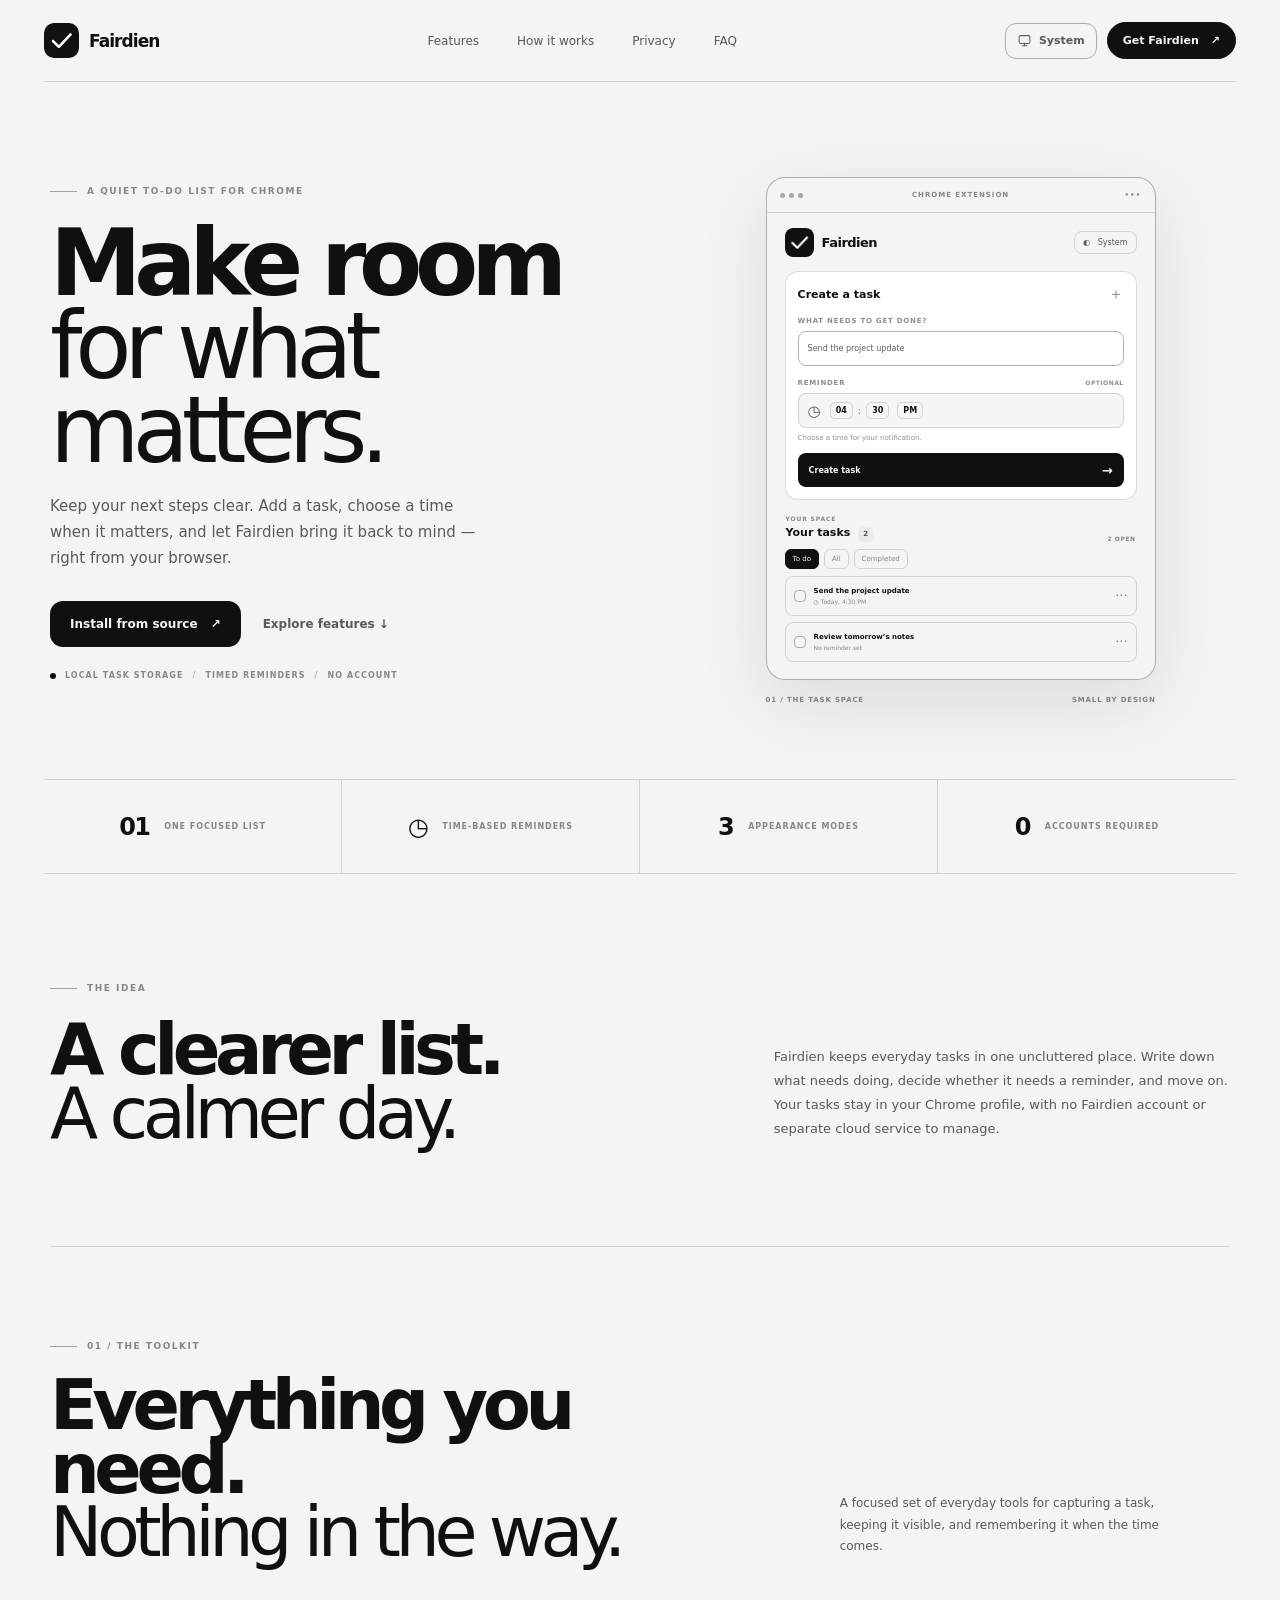
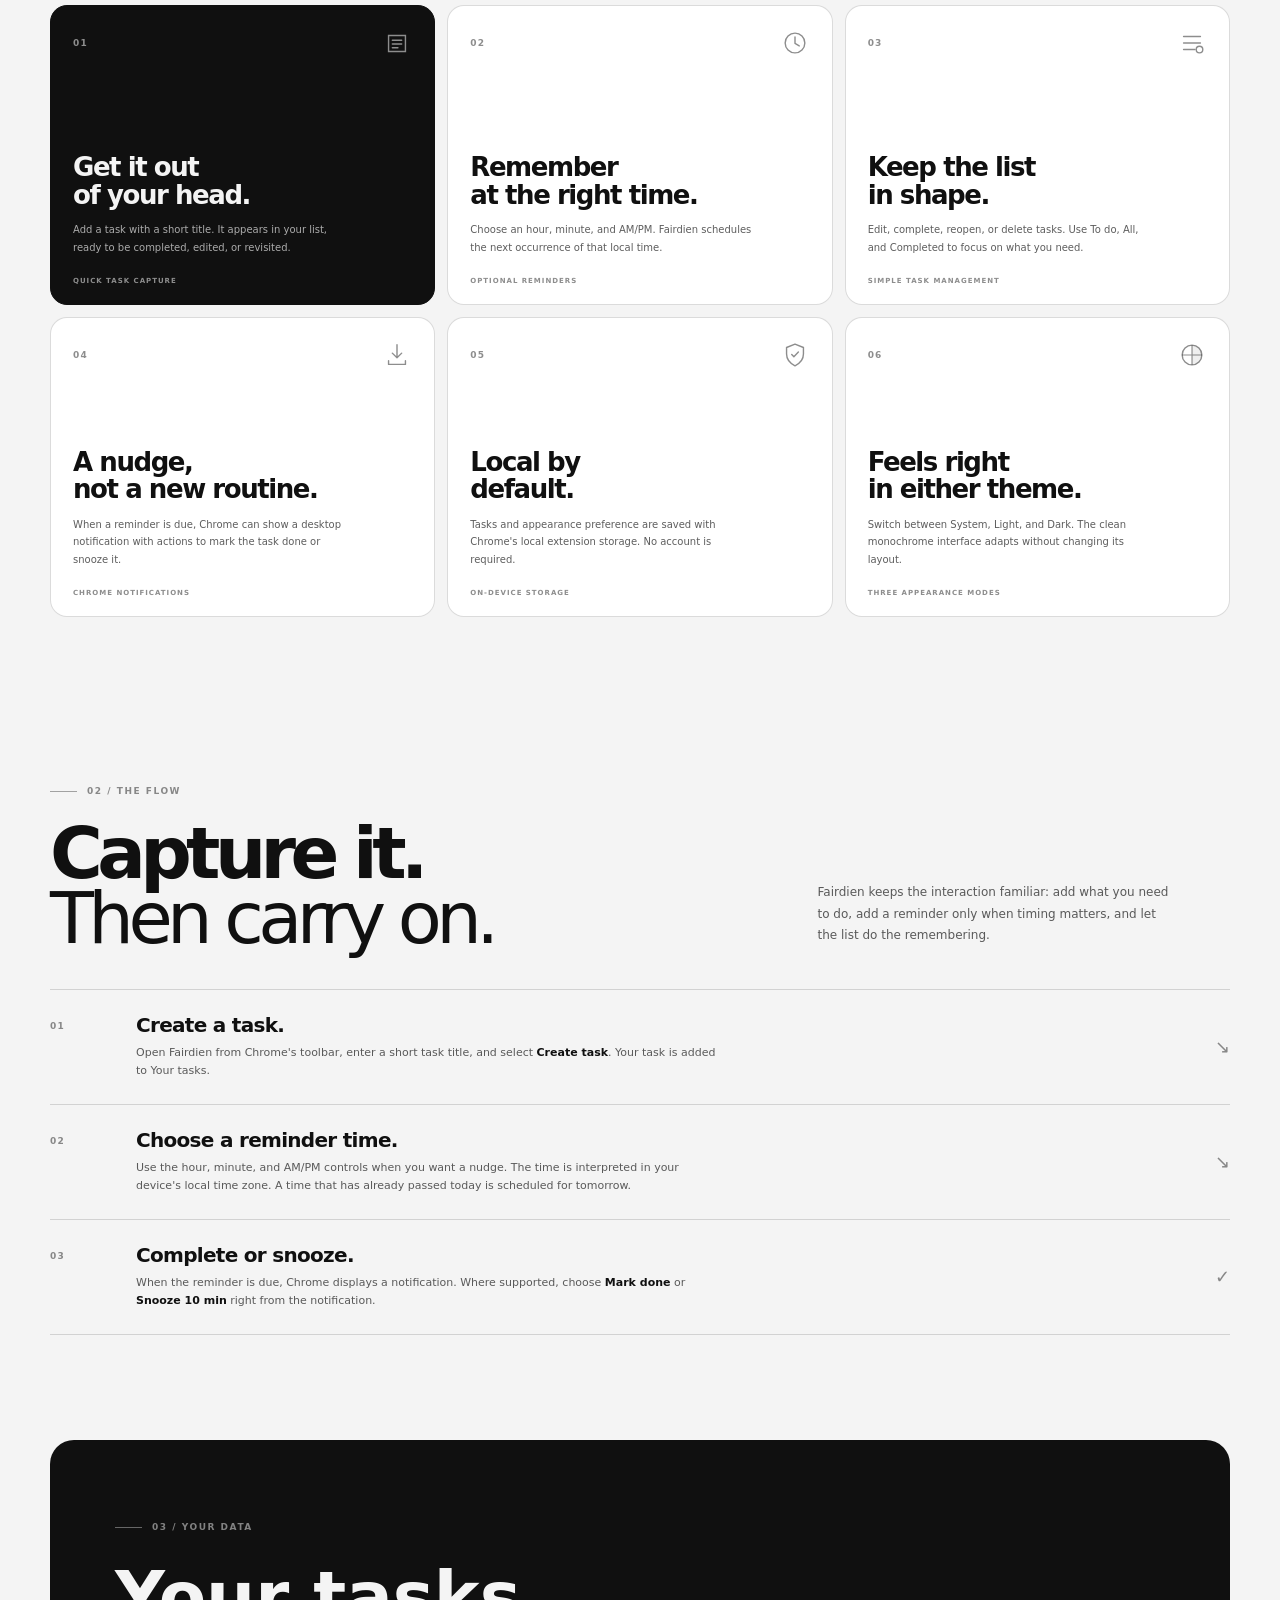
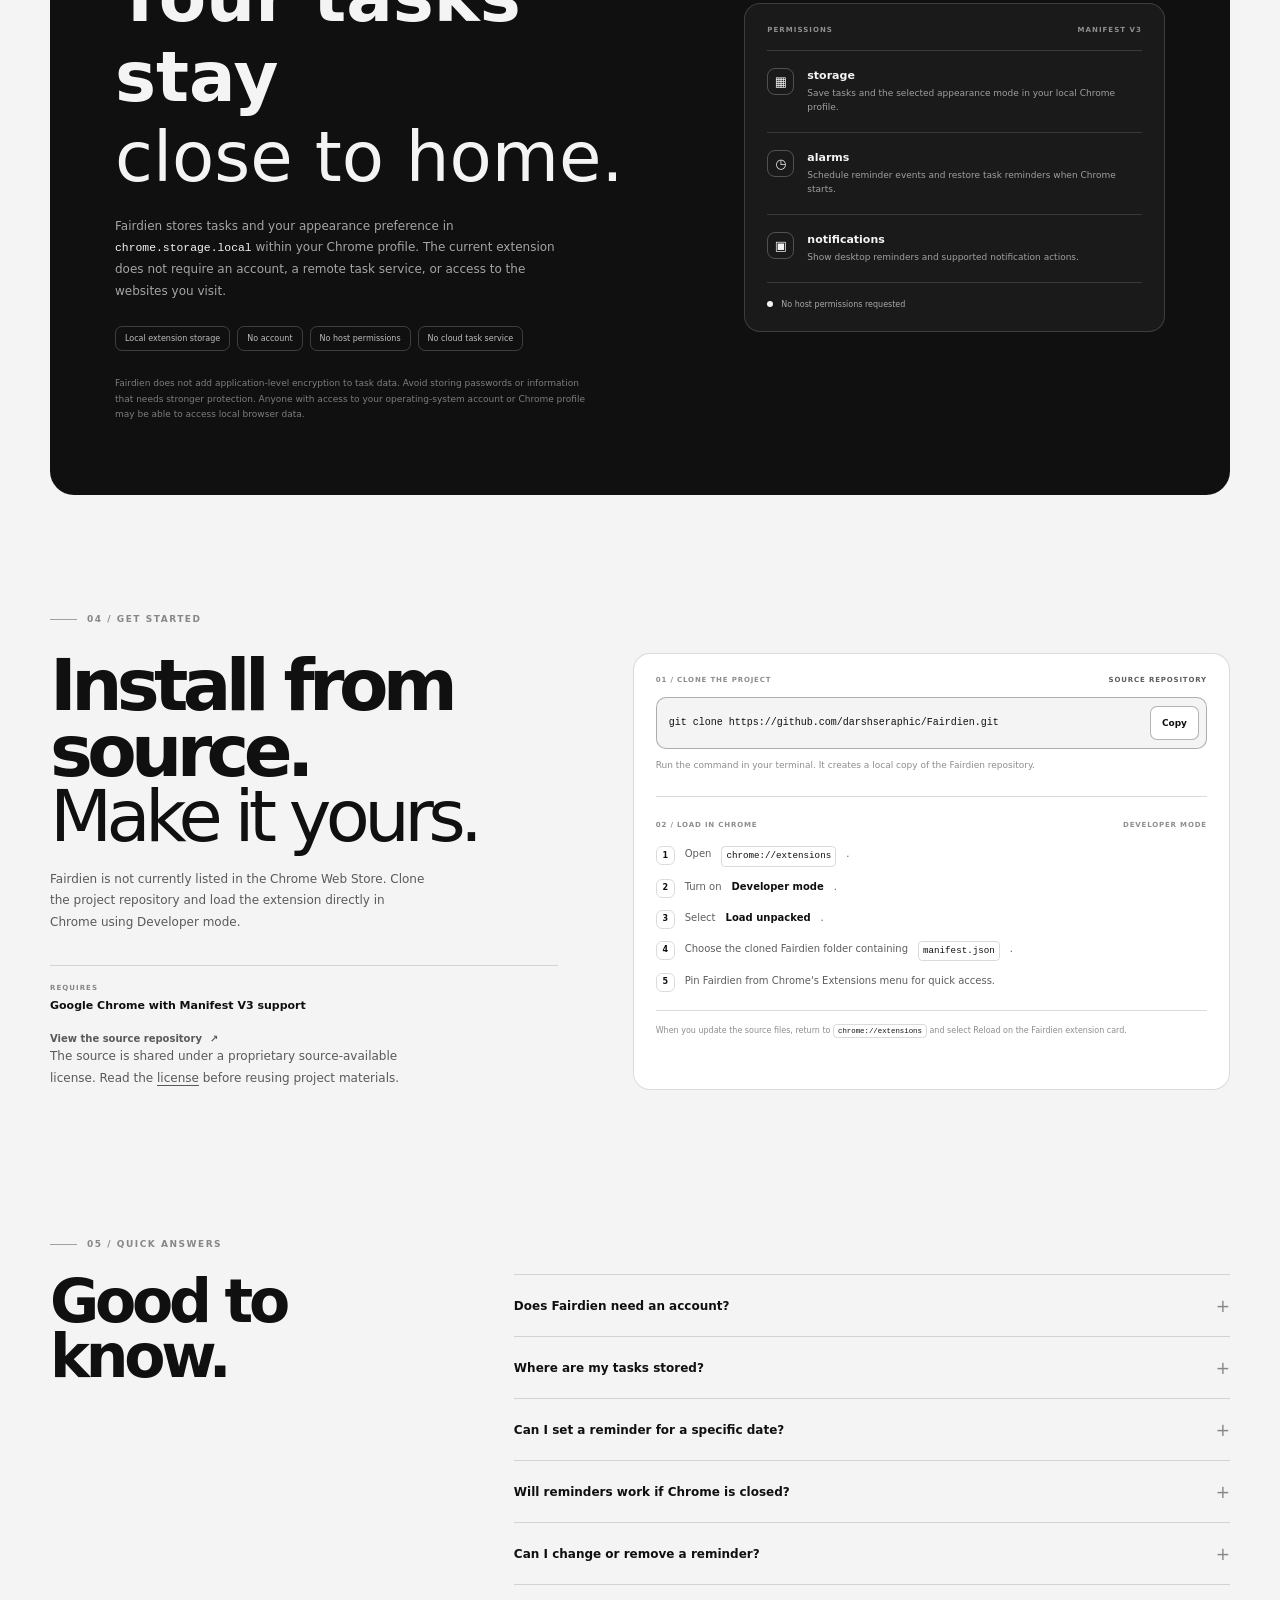
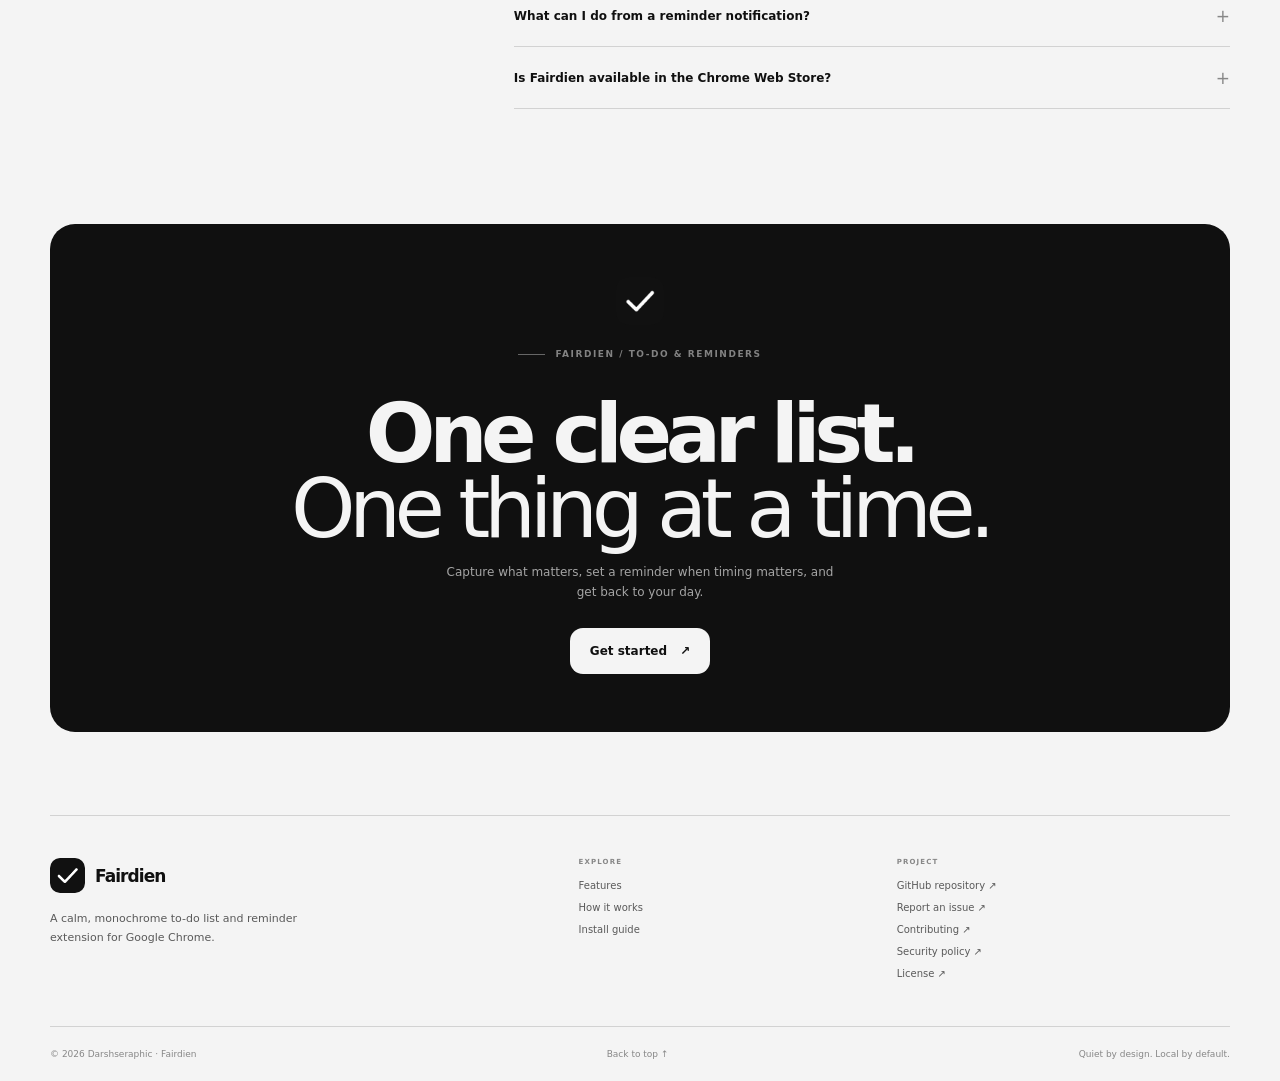
<file: docs/index.html>
<!doctype html>
<html lang="en" data-theme="system">
<head>
  <meta charset="utf-8">
  <meta name="viewport" content="width=device-width, initial-scale=1">
  <meta name="color-scheme" content="light dark">
  <meta name="theme-color" content="#F4F4F4">
  <meta name="description" content="Fairdien is a calm, monochrome to-do and reminder extension for Chrome. Capture tasks, choose a reminder time, and keep your next steps clear.">
  <meta property="og:type" content="website">
  <meta property="og:title" content="Fairdien — Make room for what matters">
  <meta property="og:description" content="A focused to-do list with local-time reminders for Google Chrome.">
  <meta property="og:image" content="assets/logo.png">
  <title>Fairdien — A little more focus</title>
  <link rel="icon" type="image/png" href="assets/logo.png">
  <link rel="preload" href="assets/logo.png" as="image">
  <link rel="stylesheet" href="styles.css">
  <script src="script.js" defer></script>
</head>
<body>
  <header class="site-header" id="top">
    <a class="brand" href="#top" aria-label="Fairdien home">
      <img class="brand-mark" src="assets/logo.png" width="36" height="36" alt="">
      <span>Fairdien</span>
    </a>

    <nav class="top-nav" aria-label="Main navigation">
      <a href="#features">Features</a>
      <a href="#how-it-works">How it works</a>
      <a href="#privacy">Privacy</a>
      <a href="#faq">FAQ</a>
    </nav>

    <div class="top-actions">
      <button class="theme-button" id="themeToggle" type="button" aria-label="Color theme: System. Click to change." title="Theme: System. Click to change.">
        <svg viewBox="0 0 20 20" fill="none" aria-hidden="true">
          <rect x="2.8" y="3.5" width="14.4" height="10.5" rx="2" stroke="currentColor" stroke-width="1.35"/>
          <path d="M7 17h6m-3-3v3" stroke="currentColor" stroke-width="1.35" stroke-linecap="round"/>
        </svg>
        <span id="themeLabel">System</span>
      </button>
      <a class="header-cta" href="#install">Get Fairdien <span aria-hidden="true">↗</span></a>
    </div>
  </header>

  <main>
    <section class="hero page-width" aria-labelledby="heroTitle">
      <div class="hero-copy reveal">
        <div class="eyebrow"><span class="eyebrow-rule"></span> A QUIET TO-DO LIST FOR CHROME</div>
        <h1 id="heroTitle">Make room<br><em>for what matters.</em></h1>
        <p class="hero-lede">Keep your next steps clear. Add a task, choose a time when it matters, and let Fairdien bring it back to mind — right from your browser.</p>
        <div class="hero-actions">
          <a class="button button-primary" href="#install">Install from source <span aria-hidden="true">↗</span></a>
          <a class="text-link" href="#features">Explore features <span aria-hidden="true">↓</span></a>
        </div>
        <div class="hero-meta"><span class="meta-dot"></span> LOCAL TASK STORAGE <span class="meta-separator">/</span> TIMED REMINDERS <span class="meta-separator">/</span> NO ACCOUNT</div>
      </div>

      <div class="hero-visual reveal delay-1" aria-label="Visual preview of the Fairdien Chrome extension">
        <div class="extension-window">
          <div class="window-bar">
            <div class="window-dots" aria-hidden="true"><i></i><i></i><i></i></div>
            <span>CHROME EXTENSION</span>
            <span class="window-menu" aria-hidden="true">•••</span>
          </div>
          <div class="extension-content">
            <div class="preview-brand">
              <div class="preview-brand-lockup">
                <img src="assets/logo.png" width="30" height="30" alt="">
                <strong>Fairdien</strong>
              </div>
              <span class="preview-theme" aria-label="Appearance control">◐ &nbsp; System</span>
            </div>

            <div class="preview-composer">
              <div class="preview-section-head"><strong>Create a task</strong><span aria-hidden="true">＋</span></div>
              <label class="preview-label">WHAT NEEDS TO GET DONE?</label>
              <div class="preview-input">Send the project update</div>
              <div class="preview-label reminder-label">REMINDER <span>OPTIONAL</span></div>
              <div class="preview-time-row">
                <span class="preview-clock" aria-hidden="true">◷</span>
                <div class="preview-time"><b>04</b><i>:</i><b>30</b><b class="preview-period">PM</b></div>
              </div>
              <div class="preview-hint">Choose a time for your notification.</div>
              <div class="preview-create">Create task <span aria-hidden="true">→</span></div>
            </div>

            <div class="preview-list-head"><div><small>YOUR SPACE</small><strong>Your tasks <span>2</span></strong></div><small>2 OPEN</small></div>
            <div class="preview-filters"><span class="active">To do</span><span>All</span><span>Completed</span></div>
            <div class="preview-task-row">
              <span class="preview-checkbox"></span>
              <span class="preview-task-copy"><strong>Send the project update</strong><small>◷ Today, 4:30 PM</small></span>
              <span class="preview-more">···</span>
            </div>
            <div class="preview-task-row">
              <span class="preview-checkbox"></span>
              <span class="preview-task-copy"><strong>Review tomorrow’s notes</strong><small>No reminder set</small></span>
              <span class="preview-more">···</span>
            </div>
          </div>
        </div>
        <div class="visual-caption"><span>01 / THE TASK SPACE</span><span>SMALL BY DESIGN</span></div>
      </div>
    </section>

    <section class="facts-strip" aria-label="Fairdien at a glance">
      <div><strong>01</strong><span>ONE FOCUSED LIST</span></div>
      <div><strong>◷</strong><span>TIME-BASED REMINDERS</span></div>
      <div><strong>3</strong><span>APPEARANCE MODES</span></div>
      <div><strong>0</strong><span>ACCOUNTS REQUIRED</span></div>
    </section>

    <section class="section page-width intro-section">
      <div class="eyebrow"><span class="eyebrow-rule"></span> THE IDEA</div>
      <div class="intro-layout">
        <h2>A clearer list.<br><em>A calmer day.</em></h2>
        <p>Fairdien keeps everyday tasks in one uncluttered place. Write down what needs doing, decide whether it needs a reminder, and move on. Your tasks stay in your Chrome profile, with no Fairdien account or separate cloud service to manage.</p>
      </div>
    </section>

    <section class="section page-width features-section" id="features">
      <div class="section-heading-row">
        <div>
          <div class="eyebrow"><span class="eyebrow-rule"></span> 01 / THE TOOLKIT</div>
          <h2>Everything you need.<br><em>Nothing in the way.</em></h2>
        </div>
        <p class="section-side-copy">A focused set of everyday tools for capturing a task, keeping it visible, and remembering it when the time comes.</p>
      </div>

      <div class="feature-grid">
        <article class="feature-card feature-card-dark reveal">
          <div class="feature-top"><span>01</span><svg viewBox="0 0 32 32" fill="none" aria-hidden="true"><path d="M7 8h18v17H7z" stroke="currentColor" stroke-width="1.5"/><path d="M11 13h10M11 17h10M11 21h6" stroke="currentColor" stroke-width="1.5" stroke-linecap="round"/></svg></div>
          <h3>Get it out<br>of your head.</h3>
          <p>Add a task with a short title. It appears in your list, ready to be completed, edited, or revisited.</p>
          <span class="feature-tag">QUICK TASK CAPTURE</span>
        </article>
        <article class="feature-card reveal delay-1">
          <div class="feature-top"><span>02</span><svg viewBox="0 0 32 32" fill="none" aria-hidden="true"><circle cx="16" cy="16" r="10.5" stroke="currentColor" stroke-width="1.5"/><path d="M16 9.5v7l4.5 2.6" stroke="currentColor" stroke-width="1.5" stroke-linecap="round" stroke-linejoin="round"/></svg></div>
          <h3>Remember<br>at the right time.</h3>
          <p>Choose an hour, minute, and AM/PM. Fairdien schedules the next occurrence of that local time.</p>
          <span class="feature-tag">OPTIONAL REMINDERS</span>
        </article>
        <article class="feature-card reveal">
          <div class="feature-top"><span>03</span><svg viewBox="0 0 32 32" fill="none" aria-hidden="true"><path d="M7 9h18M7 16h18M7 23h12" stroke="currentColor" stroke-width="1.5" stroke-linecap="round"/><circle cx="24" cy="23" r="3.5" stroke="currentColor" stroke-width="1.5"/></svg></div>
          <h3>Keep the list<br>in shape.</h3>
          <p>Edit, complete, reopen, or delete tasks. Use To do, All, and Completed to focus on what you need.</p>
          <span class="feature-tag">SIMPLE TASK MANAGEMENT</span>
        </article>
        <article class="feature-card reveal delay-1">
          <div class="feature-top"><span>04</span><svg viewBox="0 0 32 32" fill="none" aria-hidden="true"><path d="M16 5v14m0 0 5-5m-5 5-5-5M7 22v4h18v-4" stroke="currentColor" stroke-width="1.5" stroke-linecap="round" stroke-linejoin="round"/></svg></div>
          <h3>A nudge,<br>not a new routine.</h3>
          <p>When a reminder is due, Chrome can show a desktop notification with actions to mark the task done or snooze it.</p>
          <span class="feature-tag">CHROME NOTIFICATIONS</span>
        </article>
        <article class="feature-card reveal">
          <div class="feature-top"><span>05</span><svg viewBox="0 0 32 32" fill="none" aria-hidden="true"><path d="M16 4.5 25 8v7c0 6-3.8 10-9 12.5C10.8 25 7 21 7 15V8l9-3.5Z" stroke="currentColor" stroke-width="1.5" stroke-linejoin="round"/><path d="m12.5 15.5 2.3 2.3 4.8-5" stroke="currentColor" stroke-width="1.5" stroke-linecap="round" stroke-linejoin="round"/></svg></div>
          <h3>Local by<br>default.</h3>
          <p>Tasks and appearance preference are saved with Chrome's local extension storage. No account is required.</p>
          <span class="feature-tag">ON-DEVICE STORAGE</span>
        </article>
        <article class="feature-card reveal delay-1">
          <div class="feature-top"><span>06</span><svg viewBox="0 0 32 32" fill="none" aria-hidden="true"><circle cx="16" cy="16" r="10.5" stroke="currentColor" stroke-width="1.5"/><path d="M16 5.5v21M5.5 16h21" stroke="currentColor" stroke-width="1.2"/><path d="M16 5.5a10.5 10.5 0 0 1 0 21V5.5Z" fill="currentColor" opacity=".14"/></svg></div>
          <h3>Feels right<br>in either theme.</h3>
          <p>Switch between System, Light, and Dark. The clean monochrome interface adapts without changing its layout.</p>
          <span class="feature-tag">THREE APPEARANCE MODES</span>
        </article>
      </div>
    </section>

    <section class="section page-width workflow-section" id="how-it-works">
      <div class="eyebrow"><span class="eyebrow-rule"></span> 02 / THE FLOW</div>
      <div class="workflow-heading">
        <h2>Capture it.<br><em>Then carry on.</em></h2>
        <p>Fairdien keeps the interaction familiar: add what you need to do, add a reminder only when timing matters, and let the list do the remembering.</p>
      </div>
      <div class="workflow-list">
        <article class="workflow-step">
          <span class="step-number">01</span>
          <div><h3>Create a task.</h3><p>Open Fairdien from Chrome's toolbar, enter a short task title, and select <strong>Create task</strong>. Your task is added to Your tasks.</p></div>
          <span class="step-mark" aria-hidden="true">↘</span>
        </article>
        <article class="workflow-step">
          <span class="step-number">02</span>
          <div><h3>Choose a reminder time.</h3><p>Use the hour, minute, and AM/PM controls when you want a nudge. The time is interpreted in your device's local time zone. A time that has already passed today is scheduled for tomorrow.</p></div>
          <span class="step-mark" aria-hidden="true">↘</span>
        </article>
        <article class="workflow-step">
          <span class="step-number">03</span>
          <div><h3>Complete or snooze.</h3><p>When the reminder is due, Chrome displays a notification. Where supported, choose <strong>Mark done</strong> or <strong>Snooze 10 min</strong> right from the notification.</p></div>
          <span class="step-mark" aria-hidden="true">✓</span>
        </article>
      </div>
    </section>

    <section class="page-width privacy-section" id="privacy">
      <div class="privacy-layout">
        <div class="privacy-copy">
          <div class="eyebrow light-eyebrow"><span class="eyebrow-rule"></span> 03 / YOUR DATA</div>
          <h2>Your tasks stay<br><em>close to home.</em></h2>
          <p>Fairdien stores tasks and your appearance preference in <code>chrome.storage.local</code> within your Chrome profile. The current extension does not require an account, a remote task service, or access to the websites you visit.</p>
          <div class="privacy-tags"><span>Local extension storage</span><span>No account</span><span>No host permissions</span><span>No cloud task service</span></div>
          <p class="privacy-caveat">Fairdien does not add application-level encryption to task data. Avoid storing passwords or information that needs stronger protection. Anyone with access to your operating-system account or Chrome profile may be able to access local browser data.</p>
        </div>
        <div class="privacy-card reveal">
          <div class="privacy-card-head"><span>PERMISSIONS</span><span>MANIFEST V3</span></div>
          <div class="permission-row"><span class="permission-symbol">▦</span><div><strong>storage</strong><p>Save tasks and the selected appearance mode in your local Chrome profile.</p></div></div>
          <div class="permission-row"><span class="permission-symbol">◷</span><div><strong>alarms</strong><p>Schedule reminder events and restore task reminders when Chrome starts.</p></div></div>
          <div class="permission-row"><span class="permission-symbol">▣</span><div><strong>notifications</strong><p>Show desktop reminders and supported notification actions.</p></div></div>
          <div class="privacy-card-foot"><span class="privacy-dot"></span> No host permissions requested</div>
        </div>
      </div>
    </section>

    <section class="section page-width install-section" id="install">
      <div class="eyebrow"><span class="eyebrow-rule"></span> 04 / GET STARTED</div>
      <div class="install-layout">
        <div class="install-copy">
          <h2>Install from source.<br><em>Make it yours.</em></h2>
          <p>Fairdien is not currently listed in the Chrome Web Store. Clone the project repository and load the extension directly in Chrome using Developer mode.</p>
          <div class="install-requirement"><span>REQUIRES</span><strong>Google Chrome with Manifest V3 support</strong></div>
          <a class="repo-link" href="https://github.com/darshseraphic/Fairdien" target="_blank" rel="noopener noreferrer">View the source repository <span aria-hidden="true">↗</span></a>
          <p class="license-note">The source is shared under a proprietary source-available license. Read the <a href="https://github.com/darshseraphic/Fairdien/blob/main/license.txt" target="_blank" rel="noopener noreferrer">license</a> before reusing project materials.</p>
        </div>
        <div class="install-panel">
          <div class="install-panel-head"><span>01 / CLONE THE PROJECT</span><span class="source-status">SOURCE REPOSITORY</span></div>
          <div class="code-row">
            <code id="cloneCommand">git clone https://github.com/darshseraphic/Fairdien.git</code>
            <button class="copy-button" id="copyCloneCommand" type="button" aria-label="Copy git clone command">Copy</button>
          </div>
          <p class="clone-note">Run the command in your terminal. It creates a local copy of the Fairdien repository.</p>
          <div class="install-divider"></div>
          <div class="install-panel-head"><span>02 / LOAD IN CHROME</span><span>DEVELOPER MODE</span></div>
          <ol class="install-steps">
            <li><span>1</span> Open <code>chrome://extensions</code>.</li>
            <li><span>2</span> Turn on <strong>Developer mode</strong>.</li>
            <li><span>3</span> Select <strong>Load unpacked</strong>.</li>
            <li><span>4</span> Choose the cloned Fairdien folder containing <code>manifest.json</code>.</li>
            <li><span>5</span> Pin Fairdien from Chrome's Extensions menu for quick access.</li>
          </ol>
          <p class="install-footnote">When you update the source files, return to <code>chrome://extensions</code> and select Reload on the Fairdien extension card.</p>
        </div>
      </div>
    </section>

    <section class="section page-width faq-section" id="faq">
      <div class="eyebrow"><span class="eyebrow-rule"></span> 05 / QUICK ANSWERS</div>
      <div class="faq-layout">
        <h2>Good to know.</h2>
        <div class="faq-list">
          <details>
            <summary>Does Fairdien need an account?</summary>
            <p>No. Tasks and appearance preference are stored locally in your Chrome profile. Fairdien does not require a separate account.</p>
          </details>
          <details>
            <summary>Where are my tasks stored?</summary>
            <p>Tasks are stored with <code>chrome.storage.local</code> in the Chrome profile where you installed and used the extension. Fairdien does not provide its own cloud task sync.</p>
          </details>
          <details>
            <summary>Can I set a reminder for a specific date?</summary>
            <p>The task form uses a time-only reminder picker. Fairdien schedules the next occurrence of the selected local time: later today if it is still ahead, or tomorrow if that time has already passed.</p>
          </details>
          <details>
            <summary>Will reminders work if Chrome is closed?</summary>
            <p>Reminder delivery depends on Chrome running and your operating system allowing Chrome notifications. Browser alarms and desktop notifications are not guaranteed alarms, so do not rely on them for safety-critical or time-critical activity.</p>
          </details>
          <details>
            <summary>Can I change or remove a reminder?</summary>
            <p>Yes. Edit the task to choose a different time, or use Clear time to remove its reminder. You can also complete, reopen, or delete tasks.</p>
          </details>
          <details>
            <summary>What can I do from a reminder notification?</summary>
            <p>Where supported by your operating system's notification interface, you can choose Mark done or Snooze 10 min. Selecting a notification opens Fairdien.</p>
          </details>
          <details>
            <summary>Is Fairdien available in the Chrome Web Store?</summary>
            <p>Not at this time. The current installation method is to clone the source repository and load the extension unpacked through Chrome's Developer mode.</p>
          </details>
        </div>
      </div>
    </section>

    <section class="page-width final-cta-section">
      <div class="final-cta">
        <img src="assets/logo.png" width="48" height="48" alt="" class="final-logo">
        <div class="eyebrow light-eyebrow"><span class="eyebrow-rule"></span> FAIRDIEN / TO-DO &amp; REMINDERS</div>
        <h2>One clear list.<br><em>One thing at a time.</em></h2>
        <p>Capture what matters, set a reminder when timing matters, and get back to your day.</p>
        <a class="button button-light" href="#install">Get started <span aria-hidden="true">↗</span></a>
      </div>
    </section>
  </main>

  <footer class="site-footer page-width">
    <div class="footer-main">
      <div class="footer-brand-block">
        <a class="brand" href="#top"><img class="brand-mark" src="assets/logo.png" width="36" height="36" alt=""><span>Fairdien</span></a>
        <p>A calm, monochrome to-do list and reminder extension for Google Chrome.</p>
      </div>
      <div class="footer-links">
        <span>EXPLORE</span>
        <a href="#features">Features</a>
        <a href="#how-it-works">How it works</a>
        <a href="#install">Install guide</a>
      </div>
      <div class="footer-links">
        <span>PROJECT</span>
        <a href="https://github.com/darshseraphic/Fairdien" target="_blank" rel="noopener noreferrer">GitHub repository ↗</a>
        <a href="https://github.com/darshseraphic/Fairdien/issues" target="_blank" rel="noopener noreferrer">Report an issue ↗</a>
        <a href="https://github.com/darshseraphic/Fairdien/blob/main/contributing.md" target="_blank" rel="noopener noreferrer">Contributing ↗</a>
        <a href="https://github.com/darshseraphic/Fairdien/blob/main/security.md" target="_blank" rel="noopener noreferrer">Security policy ↗</a>
        <a href="https://github.com/darshseraphic/Fairdien/blob/main/license.txt" target="_blank" rel="noopener noreferrer">License ↗</a>
      </div>
    </div>
    <div class="footer-bottom">
      <span>© <span id="year"></span> Darshseraphic · Fairdien</span>
      <a href="#top">Back to top ↑</a>
      <span>Quiet by design. Local by default.</span>
    </div>
  </footer>

  <div class="toast" id="toast" role="status" aria-live="polite" hidden></div>
</body>
</html>
</file>
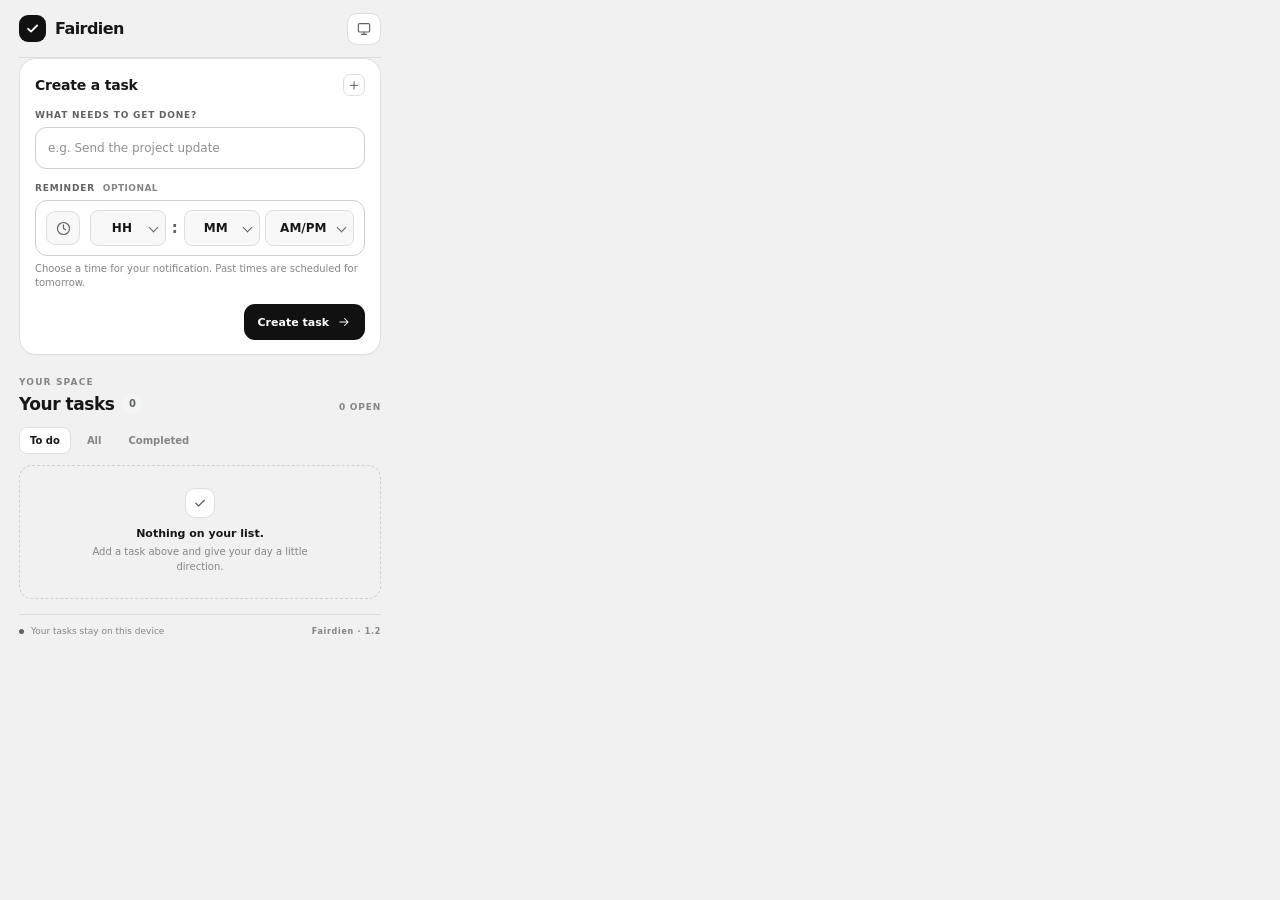
<file: popup.html>
<!doctype html>
<html lang="en">
<head>
  <meta charset="utf-8">
  <meta name="viewport" content="width=device-width, initial-scale=1">
  <meta name="color-scheme" content="light dark">
  <title>Fairdien</title>
  <link rel="stylesheet" href="popup.css">
</head>
<body>
  <div class="app-shell">
    <header class="topbar">
      <a class="brand" href="#main" aria-label="Fairdien home">
        <span class="brand-mark" aria-hidden="true">
          <svg viewBox="0 0 24 24" fill="none">
            <path d="m6.5 12.4 3.55 3.55L17.8 8.2" stroke="currentColor" stroke-width="2.3" stroke-linecap="round" stroke-linejoin="round"/>
          </svg>
        </span>
        <span class="brand-name">Fairdien</span>
      </a>
      <button id="theme-toggle" class="theme-toggle" type="button" aria-label="Appearance: System. Click to change." title="Appearance: System. Click to change.">
        <svg viewBox="0 0 24 24" aria-hidden="true" fill="none">
          <rect x="3.5" y="4" width="17" height="12.5" rx="2" stroke="currentColor" stroke-width="1.7"/>
          <path d="M8 20h8m-4-3.5V20" stroke="currentColor" stroke-width="1.7" stroke-linecap="round"/>
        </svg>
      </button>
    </header>

    <main id="main" class="main-content">
      <section class="composer-card" aria-labelledby="create-heading">
        <div class="section-heading-row">
          <h2 id="create-heading">Create a task</h2>
          <span class="step-mark" aria-hidden="true">＋</span>
        </div>
        <form id="task-form" novalidate>
          <label class="field-label" for="task-title">WHAT NEEDS TO GET DONE?</label>
          <input id="task-title" name="title" class="text-field" type="text" maxlength="180" placeholder="e.g. Send the project update" autocomplete="off" required>
          <div class="reminder-field">
            <div class="reminder-label-row">
              <div class="field-label">REMINDER <span class="optional-label">OPTIONAL</span></div>
              <button id="clear-reminder" class="clear-time-button" type="button" hidden>Clear time</button>
            </div>
            <div class="time-picker" role="group" aria-label="Choose reminder time">
              <span class="time-picker-icon" aria-hidden="true">
                <svg viewBox="0 0 24 24" fill="none">
                  <circle cx="12" cy="12" r="8.5" stroke="currentColor" stroke-width="1.7"/>
                  <path d="M12 7v5l3 1.8" stroke="currentColor" stroke-width="1.7" stroke-linecap="round" stroke-linejoin="round"/>
                </svg>
              </span>
              <div class="time-selects">
                <label class="sr-only" for="reminder-hour">Hour</label>
                <span class="time-select-wrap">
                  <select id="reminder-hour" class="time-select" aria-label="Hour">
                    <option value="">HH</option>
                  </select>
                </span>
                <span class="time-colon" aria-hidden="true">:</span>
                <label class="sr-only" for="reminder-minute">Minute</label>
                <span class="time-select-wrap">
                  <select id="reminder-minute" class="time-select" aria-label="Minute">
                    <option value="">MM</option>
                  </select>
                </span>
                <label class="sr-only" for="reminder-period">AM or PM</label>
                <span class="time-select-wrap period-wrap">
                  <select id="reminder-period" class="time-select" aria-label="AM or PM">
                    <option value="">AM/PM</option>
                    <option value="AM">AM</option>
                    <option value="PM">PM</option>
                  </select>
                </span>
              </div>
            </div>
            <input id="reminder-time" name="reminderTime" type="hidden" value="">
            <p class="field-hint">Choose a time for your notification. Past times are scheduled for tomorrow.</p>
          </div>
          <div class="form-actions">
            <button id="cancel-edit" class="button button-secondary cancel-button" type="button" hidden>Cancel</button>
            <button id="submit-task" class="button button-primary" type="submit">
              <span id="submit-label">Create task</span>
              <svg viewBox="0 0 24 24" aria-hidden="true" fill="none">
                <path d="M5 12h14m-6-6 6 6-6 6" stroke="currentColor" stroke-width="1.8" stroke-linecap="round" stroke-linejoin="round"/>
              </svg>
            </button>
          </div>
          <p id="form-error" class="form-error" role="alert" hidden></p>
        </form>
      </section>

      <section class="tasks-section" aria-labelledby="tasks-heading">
        <div class="tasks-heading-row">
          <div>
            <p class="eyebrow section-eyebrow">YOUR SPACE</p>
            <div class="tasks-title-line">
              <h2 id="tasks-heading">Your tasks</h2>
              <span id="open-count" class="count-pill">0</span>
            </div>
          </div>
          <span id="list-summary" class="list-summary">0 OPEN</span>
        </div>

        <div class="filter-row" role="group" aria-label="Filter tasks">
          <button class="filter-button is-active" type="button" data-filter="active" aria-pressed="true">To do</button>
          <button class="filter-button" type="button" data-filter="all" aria-pressed="false">All</button>
          <button class="filter-button" type="button" data-filter="completed" aria-pressed="false">Completed</button>
        </div>

        <div id="task-list" class="task-list" aria-live="polite" aria-relevant="additions removals text"></div>
        <div id="empty-state" class="empty-state">
          <span class="empty-mark" aria-hidden="true">
            <svg viewBox="0 0 24 24" fill="none"><path d="m6.5 12.4 3.55 3.55L17.8 8.2" stroke="currentColor" stroke-width="1.8" stroke-linecap="round" stroke-linejoin="round"/></svg>
          </span>
          <p class="empty-title">Nothing on your list.</p>
          <p class="empty-copy">Add a task above and give your day a little direction.</p>
        </div>
      </section>
    </main>

    <footer class="footer">
      <span class="footer-dot" aria-hidden="true"></span>
      <span>Your tasks stay on this device</span>
      <span class="footer-version">Fairdien · 1.2</span>
    </footer>
    <div id="live-status" class="sr-only" role="status" aria-live="polite"></div>
  </div>
  <script src="popup.js"></script>
</body>
</html>
</file>
<file: docs/styles.css>
:root {
  color-scheme: light;
  --page: #F4F4F4;
  --surface: #FFFFFF;
  --surface-soft: rgba(36, 36, 36, .045);
  --surface-strong: #242424;
  --ink: #101010;
  --secondary: rgba(16, 16, 16, .68);
  --muted: rgba(16, 16, 16, .48);
  --line: rgba(36, 36, 36, .16);
  --line-strong: rgba(36, 36, 36, .34);
  --button-bg: #101010;
  --button-text: #F4F4F4;
  --dark-panel: #101010;
  --dark-panel-soft: #242424;
  --dark-text: #F4F4F4;
  --dark-muted: rgba(244, 244, 244, .65);
  --shadow: 0 22px 70px rgba(16, 16, 16, .10);
  font-family: system-ui, -apple-system, BlinkMacSystemFont, "SF Pro Text", "Segoe UI", Roboto, Arial, sans-serif;
  font-synthesis: none;
  text-rendering: optimizeLegibility;
  -webkit-font-smoothing: antialiased;
  -moz-osx-font-smoothing: grayscale;
}

:root[data-theme="dark"] {
  color-scheme: dark;
  --page: #101010;
  --surface: #1D1D1D;
  --surface-soft: rgba(244, 244, 244, .055);
  --surface-strong: #242424;
  --ink: #F4F4F4;
  --secondary: rgba(244, 244, 244, .70);
  --muted: rgba(244, 244, 244, .48);
  --line: rgba(244, 244, 244, .17);
  --line-strong: rgba(244, 244, 244, .34);
  --button-bg: #F4F4F4;
  --button-text: #101010;
  --dark-panel: #242424;
  --dark-panel-soft: #101010;
  --dark-text: #F4F4F4;
  --dark-muted: rgba(244, 244, 244, .65);
  --shadow: 0 22px 70px rgba(0, 0, 0, .28);
}

@media (prefers-color-scheme: dark) {
  :root[data-theme="system"] {
    color-scheme: dark;
    --page: #101010;
    --surface: #1D1D1D;
    --surface-soft: rgba(244, 244, 244, .055);
    --surface-strong: #242424;
    --ink: #F4F4F4;
    --secondary: rgba(244, 244, 244, .70);
    --muted: rgba(244, 244, 244, .48);
    --line: rgba(244, 244, 244, .17);
    --line-strong: rgba(244, 244, 244, .34);
    --button-bg: #F4F4F4;
    --button-text: #101010;
    --dark-panel: #242424;
    --dark-panel-soft: #101010;
    --dark-text: #F4F4F4;
    --dark-muted: rgba(244, 244, 244, .65);
    --shadow: 0 22px 70px rgba(0, 0, 0, .28);
  }
}

* { box-sizing: border-box; scrollbar-width: thin; scrollbar-color: var(--ink) transparent; }
html { scroll-behavior: smooth; scroll-padding-top: 92px; }
body { margin: 0; min-width: 320px; overflow-x: hidden; background: var(--page); color: var(--ink); }
body, button, a { -webkit-tap-highlight-color: transparent; }
button, input, textarea { font: inherit; }
a { color: inherit; text-decoration: none; }
button { color: inherit; }
::selection { background: var(--ink); color: var(--page); }
::-webkit-scrollbar { width: 8px; }
::-webkit-scrollbar-track { background: transparent; }
::-webkit-scrollbar-thumb { background: var(--ink); border: 2px solid var(--page); border-radius: 999px; }
::-webkit-scrollbar-thumb:hover { opacity: .75; }
:focus-visible { outline: 2px solid var(--ink); outline-offset: 4px; }

.page-width { width: min(calc(100% - 88px), 1180px); margin-inline: auto; }
.site-header {
  width: min(calc(100% - 88px), 1280px);
  min-height: 82px;
  margin-inline: auto;
  display: flex;
  align-items: center;
  justify-content: space-between;
  gap: 28px;
  border-bottom: 1px solid var(--line);
}
.brand { display: inline-flex; align-items: center; gap: 10px; flex: 0 0 auto; font-size: 17px; font-weight: 750; letter-spacing: -.055em; }
.brand-mark { display: block; width: 35px; height: 35px; object-fit: contain; border-radius: 10px; }
.top-nav { display: flex; align-items: center; justify-content: center; gap: clamp(18px, 3vw, 38px); color: var(--secondary); font-size: 12px; }
.top-nav a, .footer-links a, .footer-bottom a { transition: color .16s ease; }
.top-nav a:hover, .footer-links a:hover, .footer-bottom a:hover { color: var(--ink); }
.top-actions { display: flex; align-items: center; justify-content: flex-end; gap: 10px; }
.theme-button { min-height: 36px; padding: 0 11px; display: inline-flex; align-items: center; gap: 7px; border: 1px solid var(--line-strong); border-radius: 11px; background: transparent; color: var(--secondary); font-size: 11px; font-weight: 650; cursor: pointer; transition: background .16s ease, border-color .16s ease, transform .16s ease; }
.theme-button svg { width: 15px; height: 15px; }
.theme-button:hover { background: var(--surface-soft); border-color: var(--ink); }
.theme-button:active, .button:active { transform: translateY(1px); }
.header-cta { padding: 11px 15px; display: inline-flex; align-items: center; gap: 12px; border: 1px solid var(--ink); border-radius: 999px; background: var(--button-bg); color: var(--button-text); font-size: 11px; font-weight: 720; transition: opacity .16s ease, transform .16s ease; }
.header-cta:hover { opacity: .82; transform: translateY(-1px); }

.hero { min-height: 695px; display: grid; grid-template-columns: 1fr 1fr; align-items: center; gap: clamp(44px, 8vw, 118px); padding-top: 74px; padding-bottom: 78px; }
.hero-copy { max-width: 570px; }
.eyebrow { display: inline-flex; align-items: center; gap: 10px; color: var(--muted); font-size: 9px; line-height: 1.2; font-weight: 800; letter-spacing: .17em; text-transform: uppercase; }
.eyebrow-rule { width: 27px; height: 1px; flex: 0 0 27px; background: currentColor; opacity: .75; }
.hero h1, .section h2, .install-copy h2, .final-cta h2 { margin: 25px 0 20px; font-size: clamp(58px, 7.2vw, 92px); line-height: .91; letter-spacing: -.078em; font-weight: 700; }
.hero h1 em, .section h2 em, .install-copy h2 em, .final-cta h2 em { font-weight: 470; font-style: normal; }
.hero-lede { max-width: 440px; margin: 0; color: var(--secondary); font-size: 15px; line-height: 1.75; }
.hero-actions { display: flex; align-items: center; gap: 22px; flex-wrap: wrap; margin-top: 30px; }
.button { min-height: 46px; display: inline-flex; align-items: center; justify-content: center; gap: 13px; padding: 0 19px; border: 1px solid transparent; border-radius: 13px; font-size: 12px; font-weight: 720; transition: opacity .16s ease, transform .16s ease, background .16s ease, border-color .16s ease; }
.button-primary { background: var(--button-bg); color: var(--button-text); }
.button-primary:hover { opacity: .84; transform: translateY(-1px); }
.text-link { color: var(--secondary); font-size: 12px; font-weight: 700; transition: color .16s ease; }
.text-link:hover { color: var(--ink); }
.hero-meta { display: flex; align-items: center; flex-wrap: wrap; gap: 9px; margin-top: 24px; color: var(--muted); font-size: 8px; font-weight: 800; letter-spacing: .13em; }
.meta-dot { width: 6px; height: 6px; border-radius: 50%; background: var(--ink); }
.meta-separator { opacity: .55; }

.hero-visual { position: relative; min-height: 545px; display: grid; place-items: center; isolation: isolate; }
.extension-window { position: relative; z-index: 1; width: min(100%, 390px); padding: 0 0 17px; border: 1px solid var(--line-strong); border-radius: 19px; background: var(--page); box-shadow: var(--shadow); overflow: hidden; }
.window-bar { height: 35px; display: grid; grid-template-columns: 1fr 1fr 1fr; align-items: center; padding: 0 13px; border-bottom: 1px solid var(--line); color: var(--muted); font-size: 7px; font-weight: 820; letter-spacing: .14em; }
.window-bar > span:nth-child(2) { text-align: center; }
.window-menu { text-align: right; letter-spacing: .18em; }
.window-dots { display: flex; gap: 4px; }
.window-dots i { width: 5px; height: 5px; border-radius: 50%; background: var(--muted); opacity: .7; }
.extension-content { width: 100%; padding: 15px 18px 0; }
.preview-brand { display: flex; align-items: center; justify-content: space-between; }
.preview-brand-lockup { display: inline-flex; align-items: center; gap: 8px; font-size: 13px; letter-spacing: -.04em; }
.preview-brand-lockup img { width: 29px; height: 29px; border-radius: 8px; }
.preview-theme { padding: 6px 8px; border: 1px solid var(--line); border-radius: 8px; color: var(--secondary); font-size: 8px; }
.preview-composer { margin-top: 14px; padding: 12px; border: 1px solid var(--line); border-radius: 13px; background: var(--surface); }
.preview-section-head { display: flex; align-items: center; justify-content: space-between; margin-bottom: 12px; }
.preview-section-head strong { font-size: 11px; }
.preview-section-head > span { color: var(--muted); font-size: 16px; }
.preview-label { display: block; color: var(--muted); font-size: 7px; font-weight: 820; letter-spacing: .11em; }
.preview-input { min-height: 35px; display: flex; align-items: center; margin-top: 6px; padding: 0 9px; border: 1px solid var(--line-strong); border-radius: 8px; color: var(--secondary); font-size: 8px; }
.reminder-label { display: flex; justify-content: space-between; margin-top: 13px; }
.reminder-label span { color: var(--muted); font-size: 6px; letter-spacing: .08em; }
.preview-time-row { min-height: 35px; margin-top: 6px; padding: 0 9px; display: flex; align-items: center; gap: 9px; border: 1px solid var(--line); border-radius: 8px; background: var(--surface-soft); }
.preview-clock { color: var(--secondary); font-size: 15px; }
.preview-time { display: inline-flex; align-items: center; gap: 5px; color: var(--ink); font-size: 10px; }
.preview-time b { min-width: 20px; padding: 3px 5px; border: 1px solid var(--line); border-radius: 5px; text-align: center; font-size: 8px; font-weight: 720; }
.preview-time i { color: var(--muted); font-style: normal; }
.preview-time .preview-period { margin-left: 3px; }
.preview-hint { margin-top: 6px; color: var(--muted); font-size: 7px; }
.preview-create { min-height: 34px; margin-top: 11px; padding: 0 11px; display: flex; align-items: center; justify-content: space-between; border-radius: 8px; background: var(--button-bg); color: var(--button-text); font-size: 8px; font-weight: 750; }
.preview-create span { font-size: 13px; }
.preview-list-head { display: flex; align-items: end; justify-content: space-between; margin: 15px 1px 7px; }
.preview-list-head > div > small { display: block; margin-bottom: 4px; color: var(--muted); font-size: 6px; font-weight: 820; letter-spacing: .14em; }
.preview-list-head strong { display: block; font-size: 11px; }
.preview-list-head strong span { display: inline-grid; width: 15px; height: 15px; place-items: center; margin-left: 4px; border-radius: 5px; background: var(--surface-soft); color: var(--secondary); font-size: 7px; }
.preview-list-head > small { color: var(--muted); font-size: 6px; font-weight: 800; letter-spacing: .09em; }
.preview-filters { display: flex; gap: 5px; margin-bottom: 7px; }
.preview-filters span { padding: 5px 7px; border: 1px solid var(--line); border-radius: 6px; color: var(--muted); font-size: 7px; }
.preview-filters .active { border-color: var(--ink); background: var(--button-bg); color: var(--button-text); }
.preview-task-row { min-height: 40px; display: flex; align-items: center; gap: 8px; padding: 6px 8px; border: 1px solid var(--line); border-radius: 8px; }
.preview-task-row + .preview-task-row { margin-top: 6px; }
.preview-checkbox { width: 12px; height: 12px; flex: 0 0 12px; border: 1px solid var(--line-strong); border-radius: 4px; }
.preview-task-copy { min-width: 0; flex: 1; }
.preview-task-copy strong { display: block; overflow: hidden; color: var(--ink); font-size: 7px; font-weight: 700; text-overflow: ellipsis; white-space: nowrap; }
.preview-task-copy small { display: block; margin-top: 3px; color: var(--muted); font-size: 6px; }
.preview-more { color: var(--muted); font-size: 13px; }
.visual-caption { position: absolute; z-index: 0; bottom: -3px; width: min(100%, 390px); display: flex; justify-content: space-between; color: var(--muted); font-size: 7px; font-weight: 800; letter-spacing: .12em; }

.facts-strip { width: min(calc(100% - 88px), 1280px); margin: 0 auto; display: grid; grid-template-columns: repeat(4, 1fr); border-top: 1px solid var(--line); border-bottom: 1px solid var(--line); }
.facts-strip > div { min-height: 93px; display: flex; align-items: center; justify-content: center; gap: 15px; border-right: 1px solid var(--line); }
.facts-strip > div:last-child { border-right: 0; }
.facts-strip strong { font-size: 24px; font-weight: 680; letter-spacing: -.07em; }
.facts-strip span { color: var(--muted); font-size: 8px; font-weight: 820; letter-spacing: .12em; }

.section { padding-top: 105px; padding-bottom: 105px; }
.intro-section { padding-top: 100px; padding-bottom: 100px; }
.intro-layout { display: grid; grid-template-columns: 1fr .72fr; align-items: end; gap: 90px; margin-top: 24px; }
.intro-layout h2 { margin: 0; font-size: clamp(48px, 5.5vw, 72px); }
.intro-layout p { max-width: 455px; margin: 0 0 5px; color: var(--secondary); font-size: 13px; line-height: 1.85; }
.features-section { padding-top: 85px; border-top: 1px solid var(--line); }
.section-heading-row { display: grid; grid-template-columns: 1fr .55fr; align-items: end; gap: 80px; margin-bottom: 40px; }
.section-heading-row h2 { margin: 22px 0 0; font-size: clamp(47px, 5.6vw, 70px); }
.section-side-copy { max-width: 320px; margin: 0 0 7px; color: var(--secondary); font-size: 12px; line-height: 1.8; }
.feature-grid { display: grid; grid-template-columns: repeat(3, 1fr); gap: 12px; }
.feature-card { min-height: 300px; padding: 22px 22px 19px; display: flex; flex-direction: column; border: 1px solid var(--line); border-radius: 17px; background: var(--surface); }
.feature-card-dark { border-color: #101010; background: #101010; color: #F4F4F4; }
.feature-top { display: flex; align-items: center; justify-content: space-between; color: var(--muted); font-size: 9px; font-weight: 800; letter-spacing: .13em; }
.feature-card-dark .feature-top { color: rgba(244, 244, 244, .55); }
.feature-top svg { width: 30px; height: 30px; }
.feature-card h3 { margin: auto 0 12px; font-size: 26px; line-height: 1.05; letter-spacing: -.055em; font-weight: 690; }
.feature-card p { max-width: 285px; margin: 0; color: var(--secondary); font-size: 10px; line-height: 1.75; }
.feature-card-dark p { color: rgba(244, 244, 244, .68); }
.feature-tag { margin-top: 21px; color: var(--muted); font-size: 7px; font-weight: 850; letter-spacing: .14em; }
.feature-card-dark .feature-tag { color: rgba(244, 244, 244, .55); }

.workflow-section { padding-top: 55px; }
.workflow-heading { display: grid; grid-template-columns: 1fr .6fr; align-items: end; gap: 80px; margin: 24px 0 37px; }
.workflow-heading h2 { margin: 0; font-size: clamp(48px, 5.7vw, 72px); }
.workflow-heading p { max-width: 355px; margin: 0 0 5px; color: var(--secondary); font-size: 12px; line-height: 1.8; }
.workflow-list { border-top: 1px solid var(--line); }
.workflow-step { min-height: 115px; display: grid; grid-template-columns: 64px 1fr 35px; align-items: center; gap: 22px; border-bottom: 1px solid var(--line); }
.step-number { align-self: start; padding-top: 31px; color: var(--muted); font-size: 9px; font-weight: 820; letter-spacing: .14em; }
.workflow-step h3 { margin: 0 0 7px; font-size: 20px; font-weight: 670; letter-spacing: -.035em; }
.workflow-step p { max-width: 590px; margin: 0; color: var(--secondary); font-size: 11px; line-height: 1.7; }
.workflow-step strong { color: var(--ink); font-weight: 720; }
.step-mark { color: var(--muted); font-size: 18px; text-align: right; }

.privacy-section { padding: 73px 65px; border-radius: 24px; background: var(--dark-panel); color: var(--dark-text); }
.privacy-layout { display: grid; grid-template-columns: 1fr .78fr; align-items: center; gap: 90px; }
.light-eyebrow { color: rgba(244, 244, 244, .50); }
.privacy-copy h2 { margin: 24px 0 19px; font-size: clamp(48px, 5.5vw, 69px); }
.privacy-copy h2 em { font-weight: 450; font-style: normal; }
.privacy-copy > p { max-width: 450px; margin: 0; color: var(--dark-muted); font-size: 12px; line-height: 1.8; }
.privacy-copy code { color: var(--dark-text); font-size: .95em; }
.privacy-tags { display: flex; flex-wrap: wrap; gap: 7px; margin-top: 24px; }
.privacy-tags span { padding: 7px 9px; border: 1px solid rgba(244, 244, 244, .20); border-radius: 7px; color: rgba(244, 244, 244, .76); font-size: 8px; }
.privacy-copy .privacy-caveat { max-width: 475px; margin-top: 25px; color: rgba(244, 244, 244, .48); font-size: 9px; line-height: 1.7; }
.privacy-card { padding: 22px; border: 1px solid rgba(244, 244, 244, .16); border-radius: 16px; background: rgba(244, 244, 244, .045); }
.privacy-card-head { display: flex; justify-content: space-between; padding-bottom: 16px; border-bottom: 1px solid rgba(244, 244, 244, .15); color: rgba(244, 244, 244, .54); font-size: 7px; font-weight: 850; letter-spacing: .15em; }
.permission-row { display: flex; gap: 13px; padding: 17px 0; border-bottom: 1px solid rgba(244, 244, 244, .13); }
.permission-symbol { width: 27px; height: 27px; flex: 0 0 27px; display: grid; place-items: center; border: 1px solid rgba(244, 244, 244, .25); border-radius: 8px; color: #F4F4F4; font-size: 13px; }
.permission-row strong { display: block; margin: 1px 0 5px; color: #F4F4F4; font-size: 11px; }
.permission-row p { margin: 0; color: rgba(244, 244, 244, .61); font-size: 9px; line-height: 1.55; }
.privacy-card-foot { display: flex; align-items: center; gap: 8px; padding-top: 17px; color: rgba(244, 244, 244, .66); font-size: 8px; }
.privacy-dot { width: 6px; height: 6px; border-radius: 50%; background: #F4F4F4; }

.install-section { padding-top: 110px; padding-bottom: 105px; }
.install-layout { display: grid; grid-template-columns: .85fr 1fr; gap: 75px; margin-top: 28px; }
.install-copy h2 { margin: 0 0 19px; font-size: clamp(47px, 5.7vw, 72px); }
.install-copy > p { max-width: 380px; margin: 0; color: var(--secondary); font-size: 12px; line-height: 1.8; }
.install-requirement { display: flex; flex-direction: column; gap: 7px; margin-top: 32px; padding-top: 18px; border-top: 1px solid var(--line); }
.install-requirement span { color: var(--muted); font-size: 7px; font-weight: 850; letter-spacing: .15em; }
.install-requirement strong { font-size: 11px; font-weight: 670; }
.repo-link { display: inline-flex; align-items: center; gap: 8px; margin-top: 21px; color: var(--secondary); font-size: 10px; font-weight: 720; }
.repo-link:hover { color: var(--ink); }
.install-panel { padding: 22px; border: 1px solid var(--line); border-radius: 17px; background: var(--surface); }
.install-panel-head { display: flex; align-items: center; justify-content: space-between; gap: 10px; color: var(--muted); font-size: 7px; font-weight: 850; letter-spacing: .12em; }
.source-status { color: var(--secondary); }
.code-row { min-height: 52px; display: flex; align-items: center; gap: 10px; margin-top: 13px; padding: 7px 7px 7px 12px; border: 1px solid var(--line-strong); border-radius: 10px; background: var(--page); }
.code-row code { min-width: 0; flex: 1; overflow-wrap: anywhere; color: var(--ink); font-size: 10px; line-height: 1.55; }
.copy-button { min-height: 34px; flex: 0 0 auto; padding: 0 11px; border: 1px solid var(--line-strong); border-radius: 7px; background: var(--surface); color: var(--ink); font-size: 9px; font-weight: 750; cursor: pointer; transition: background .16s ease, border-color .16s ease; }
.copy-button:hover { border-color: var(--ink); background: var(--surface-soft); }
.clone-note { margin: 9px 0 0; color: var(--muted); font-size: 9px; line-height: 1.6; }
.install-divider { height: 1px; margin: 24px 0; background: var(--line); }
.install-steps { display: grid; gap: 12px; margin: 17px 0 0; padding: 0; list-style: none; }
.install-steps li { display: flex; align-items: flex-start; gap: 10px; color: var(--secondary); font-size: 10px; line-height: 1.55; }
.install-steps li > span { width: 19px; height: 19px; flex: 0 0 19px; display: grid; place-items: center; border: 1px solid var(--line); border-radius: 6px; color: var(--ink); font-size: 8px; font-weight: 750; }
.install-steps strong { color: var(--ink); font-weight: 750; }
.install-steps code, .install-footnote code { padding: 2px 4px; border: 1px solid var(--line); border-radius: 4px; color: var(--ink); font-size: .92em; }
.install-footnote { margin: 18px 0 0; padding-top: 13px; border-top: 1px solid var(--line); color: var(--muted); font-size: 8px; line-height: 1.65; }

.faq-section { padding-top: 35px; padding-bottom: 115px; }
.faq-layout { display: grid; grid-template-columns: .55fr 1fr; gap: 70px; margin-top: 25px; }
.faq-layout h2 { margin: 0; font-size: clamp(42px, 5vw, 60px); letter-spacing: -.07em; }
.faq-list { border-top: 1px solid var(--line); }
.faq-list details { border-bottom: 1px solid var(--line); }
.faq-list summary { min-height: 61px; display: flex; align-items: center; justify-content: space-between; gap: 20px; cursor: pointer; font-size: 12px; font-weight: 650; list-style: none; }
.faq-list summary::-webkit-details-marker { display: none; }
.faq-list summary::after { content: "+"; color: var(--muted); font-size: 17px; font-weight: 400; transition: transform .16s ease; }
.faq-list details[open] summary::after { content: "−"; }
.faq-list details p { max-width: 570px; margin: -3px 30px 18px 0; color: var(--secondary); font-size: 10px; line-height: 1.75; }
.faq-list code { color: var(--ink); font-size: .95em; }

.final-cta-section { padding-bottom: 83px; }
.final-cta { min-height: 480px; padding: 53px 28px 58px; display: flex; flex-direction: column; align-items: center; justify-content: center; border-radius: 25px; background: var(--dark-panel); color: var(--dark-text); text-align: center; }
.final-logo { width: 48px; height: 48px; margin-bottom: 24px; border-radius: 13px; }
.final-cta h2 { margin: 37px 0 17px; font-size: clamp(54px, 7.4vw, 82px); }
.final-cta > p { max-width: 390px; margin: 0; color: var(--dark-muted); font-size: 12px; line-height: 1.65; }
.button-light { margin-top: 25px; background: #F4F4F4; color: #101010; }
.button-light:hover { opacity: .82; transform: translateY(-1px); }

.site-footer { padding-top: 42px; border-top: 1px solid var(--line); }
.footer-main { display: grid; grid-template-columns: 1.35fr .75fr .95fr; gap: 55px; padding-bottom: 47px; }
.footer-brand-block p { max-width: 285px; margin: 13px 0 0; color: var(--secondary); font-size: 11px; line-height: 1.7; }
.footer-links { display: flex; flex-direction: column; align-items: flex-start; gap: 11px; color: var(--secondary); font-size: 10px; }
.footer-links > span { margin-bottom: 3px; color: var(--muted); font-size: 7px; font-weight: 850; letter-spacing: .16em; }
.footer-bottom { min-height: 55px; display: flex; align-items: center; justify-content: space-between; gap: 20px; border-top: 1px solid var(--line); color: var(--muted); font-size: 9px; }

.toast { position: fixed; z-index: 10; right: 24px; bottom: 22px; max-width: calc(100vw - 48px); padding: 12px 15px; border: 1px solid rgba(244, 244, 244, .18); border-radius: 11px; background: #242424; color: #F4F4F4; box-shadow: var(--shadow); font-size: 11px; }
.toast[hidden] { display: none; }
.reveal { opacity: 0; transform: translateY(14px); transition: opacity .55s ease, transform .65s cubic-bezier(.2, .75, .25, 1); }
.reveal.visible { opacity: 1; transform: translateY(0); }
.delay-1 { transition-delay: 90ms; }

@media (max-width: 980px) {
  .page-width, .site-header { width: min(calc(100% - 52px), 1180px); }
  .hero { min-height: 620px; gap: 35px; }
  .hero h1 { font-size: clamp(54px, 7vw, 76px); }
  .hero-visual { min-height: 500px; }
  .feature-grid { grid-template-columns: repeat(2, 1fr); }
  .feature-card { min-height: 285px; }
  .privacy-section { padding: 55px 42px; }
  .privacy-layout, .install-layout { gap: 45px; }
  .facts-strip > div { padding-inline: 24px; }
}

@media (max-width: 700px) {
  html { scroll-padding-top: 72px; }
  .page-width, .site-header { width: min(calc(100% - 36px), 560px); }
  .site-header { min-height: 70px; gap: 12px; }
  .brand { font-size: 16px; }
  .brand-mark { width: 30px; height: 30px; }
  .top-nav { display: none; }
  .top-actions { margin-left: auto; }
  .theme-button { min-height: 33px; padding-inline: 9px; }
  .header-cta { padding: 10px 12px; font-size: 10px; }
  .hero { min-height: auto; grid-template-columns: 1fr; gap: 24px; padding-top: 67px; padding-bottom: 52px; }
  .hero-copy { max-width: 560px; }
  .hero h1 { margin-top: 23px; font-size: clamp(54px, 13vw, 76px); }
  .hero-lede { max-width: 420px; font-size: 13px; }
  .hero-visual { min-height: 525px; margin-top: 4px; }
  .extension-window { width: min(100%, 385px); }
  .visual-caption { width: min(100%, 385px); }
  .facts-strip { width: min(calc(100% - 36px), 560px); grid-template-columns: repeat(2, 1fr); }
  .facts-strip > div { min-height: 75px; padding: 13px 18px; border-bottom: 1px solid var(--line); }
  .facts-strip > div:nth-child(2) { border-right: 0; }
  .facts-strip > div:nth-child(3), .facts-strip > div:nth-child(4) { border-bottom: 0; }
  .section { padding-top: 82px; padding-bottom: 82px; }
  .intro-section { padding-bottom: 68px; }
  .intro-layout, .section-heading-row, .workflow-heading, .privacy-layout, .install-layout, .faq-layout { grid-template-columns: 1fr; gap: 20px; }
  .intro-layout { margin-top: 18px; }
  .section h2, .install-copy h2 { font-size: clamp(42px, 11vw, 58px); }
  .intro-layout p, .section-side-copy, .workflow-heading p { font-size: 12px; }
  .features-section { padding-top: 62px; }
  .section-heading-row { margin-bottom: 28px; }
  .feature-grid { gap: 9px; }
  .feature-card { min-height: 285px; padding: 17px 15px 16px; }
  .feature-card h3 { font-size: 22px; }
  .feature-card p { font-size: 9px; }
  .workflow-section { padding-top: 35px; }
  .workflow-heading { margin-bottom: 26px; }
  .workflow-step { grid-template-columns: 38px 1fr 20px; gap: 10px; padding: 20px 0; }
  .workflow-step h3 { font-size: 17px; }
  .workflow-step p { font-size: 10px; }
  .privacy-section { width: min(calc(100% - 36px), 560px); padding: 36px 22px; border-radius: 18px; }
  .privacy-layout { gap: 28px; }
  .privacy-copy > p { font-size: 11px; }
  .privacy-card { padding: 17px; }
  .privacy-caveat { font-size: 9px; }
  .install-section { padding-top: 68px; padding-bottom: 86px; }
  .install-layout { gap: 27px; }
  .install-copy h2 { font-size: clamp(42px, 11vw, 58px); }
  .install-panel { padding: 16px; }
  .faq-section { padding-top: 0; padding-bottom: 90px; }
  .faq-layout { gap: 24px; }
  .faq-layout h2 { font-size: 43px; }
  .faq-list summary { min-height: 54px; font-size: 11px; }
  .final-cta-section { padding-bottom: 58px; }
  .final-cta { min-height: 390px; padding: 38px 22px; border-radius: 19px; }
  .final-cta h2 { font-size: clamp(50px, 12vw, 68px); }
  .footer-main { grid-template-columns: 1fr 1fr; gap: 30px 20px; }
  .footer-brand-block { grid-column: 1 / -1; }
  .footer-bottom { min-height: 58px; flex-wrap: wrap; padding: 12px 0; font-size: 8px; }
}

@media (max-width: 390px) {
  .page-width, .site-header { width: calc(100% - 28px); }
  .top-actions { gap: 6px; }
  .theme-button { gap: 5px; font-size: 10px; }
  .header-cta { padding-inline: 9px; }
  .hero h1 { font-size: 52px; }
  .hero-visual { min-height: 500px; }
  .extension-content { padding-inline: 13px; }
  .feature-card { min-height: 300px; padding-inline: 12px; }
  .feature-card h3 { font-size: 19px; }
  .code-row { align-items: stretch; flex-direction: column; }
  .copy-button { align-self: flex-end; }
}

@media (prefers-reduced-motion: reduce) {
  html { scroll-behavior: auto; }
  *, *::before, *::after { animation-duration: .01ms !important; animation-iteration-count: 1 !important; transition-duration: .01ms !important; scroll-behavior: auto !important; }
  .reveal { opacity: 1; transform: none; }
}
.license-note { max-width: 390px; margin: 13px 0 0; color: var(--muted); font-size: 9px; line-height: 1.65; }
.license-note a { color: var(--secondary); text-decoration: underline; text-underline-offset: 3px; }
.license-note a:hover { color: var(--ink); }
</file>
<file: popup.css>
:root {
  color-scheme: light;
  --page: #F1F1F1;
  --surface: #FFFFFF;
  --card-surface: #F3F4F4;
  --surface-raised: #F8F8F8;
  --field: #FFFFFF;
  --field-soft: #FAFAFA;
  --ink: #171717;
  --black: #111111;
  --button-ink: #111111;
  --button-text: #FFFFFF;
  --secondary: #626262;
  --muted: #858585;
  --line: #DEDEDE;
  --line-strong: #CFCFCF;
  --focus: #111111;
  --selection-bg: #111111;
  --selection-text: #FFFFFF;
  --scrollbar-thumb: #111111;
  --danger: #555555;
  --shadow: 0 1px 1px rgba(0, 0, 0, .025);
  font-family: system-ui, -apple-system, BlinkMacSystemFont, "SF Pro Text", "Segoe UI", Roboto, Arial, sans-serif;
  font-synthesis: none;
  text-rendering: optimizeLegibility;
  -webkit-font-smoothing: antialiased;
  -moz-osx-font-smoothing: grayscale;
}

:root[data-theme="light"] { color-scheme: light; }
:root[data-theme="dark"] {
  color-scheme: dark;
  --page: #101010;
  --surface: #1B1B1B;
  --card-surface: #1B1B1B;
  --surface-raised: #242424;
  --field: #151515;
  --field-soft: #202020;
  --ink: #F4F4F4;
  --black: #FFFFFF;
  --button-ink: #F3F3F3;
  --button-text: #111111;
  --secondary: #B7B7B7;
  --muted: #909090;
  --line: #363636;
  --line-strong: #505050;
  --focus: #FFFFFF;
  --selection-bg: #FFFFFF;
  --selection-text: #111111;
  --scrollbar-thumb: #FFFFFF;
  --danger: #D0D0D0;
  --shadow: none;
}

@media (prefers-color-scheme: dark) {
  :root:not([data-theme="light"]):not([data-theme="dark"]) {
    color-scheme: dark;
    --page: #101010;
    --surface: #1B1B1B;
    --card-surface: #1B1B1B;
    --surface-raised: #242424;
    --field: #151515;
    --field-soft: #202020;
    --ink: #F4F4F4;
    --black: #FFFFFF;
    --button-ink: #F3F3F3;
    --button-text: #111111;
    --secondary: #B7B7B7;
    --muted: #909090;
    --line: #363636;
    --line-strong: #505050;
    --focus: #FFFFFF;
    --selection-bg: #FFFFFF;
    --selection-text: #111111;
    --scrollbar-thumb: #FFFFFF;
    --danger: #D0D0D0;
    --shadow: none;
  }
}

* { box-sizing: border-box; }
html {
  width: 400px;
  min-width: 360px;
  max-width: 420px;
  scrollbar-width: thin;
  scrollbar-color: var(--scrollbar-thumb) transparent;
}
html::-webkit-scrollbar { width: 6px; }
html::-webkit-scrollbar-track { background: transparent; }
html::-webkit-scrollbar-thumb {
  border: 1px solid transparent;
  border-radius: 20px;
  background: var(--scrollbar-thumb);
  background-clip: padding-box;
}
body {
  width: 400px;
  min-width: 360px;
  max-height: 640px;
  margin: 0;
  overflow-y: auto;
  overflow-x: hidden;
  scrollbar-width: thin;
  scrollbar-color: var(--scrollbar-thumb) transparent;
  background: var(--page);
  color: var(--ink);
  font-size: 13px;
  transition: background 150ms ease, color 150ms ease;
}
body::-webkit-scrollbar { width: 6px; }
body::-webkit-scrollbar-track { background: transparent; }
body::-webkit-scrollbar-thumb {
  border: 1px solid transparent;
  border-radius: 20px;
  background: var(--scrollbar-thumb);
  background-clip: padding-box;
}
button, input, select { font: inherit; }
button { color: inherit; }
::selection { color: var(--selection-text); background: var(--selection-bg); }
::-moz-selection { color: var(--selection-text); background: var(--selection-bg); }

.app-shell { min-height: 560px; padding: 0 19px 13px; }
.topbar {
  height: 58px;
  display: flex;
  align-items: center;
  justify-content: space-between;
  border-bottom: 1px solid var(--line);
}
.brand { display: inline-flex; align-items: center; gap: 9px; color: var(--ink); text-decoration: none; }
.brand-mark {
  width: 27px; height: 27px; display: grid; place-items: center;
  border-radius: 9px; background: var(--button-ink); color: var(--button-text);
}
.brand-mark svg { width: 19px; height: 19px; }
.brand-name { font-size: 16px; line-height: 1; font-weight: 690; letter-spacing: -.55px; }
.theme-toggle {
  width: 34px; height: 32px; display: grid; place-items: center; padding: 0;
  border: 1px solid var(--line); border-radius: 10px;
  color: var(--secondary); background: var(--surface); cursor: pointer;
  transition: color 150ms ease, background 150ms ease, border-color 150ms ease;
}
.theme-toggle:hover { color: var(--ink); background: var(--surface-raised); border-color: var(--line-strong); }
.theme-toggle svg { width: 16px; height: 16px; }

.main-content { padding-bottom: 15px; }
.eyebrow { margin: 0; color: var(--muted); font-size: 9px; line-height: 1.3; font-weight: 720; letter-spacing: 1.15px; }

.composer-card {
  padding: 15px 15px 14px; border: 1px solid var(--line); border-radius: 17px;
  background: var(--surface); box-shadow: var(--shadow);
}
.section-heading-row { display: flex; align-items: center; justify-content: space-between; margin-bottom: 14px; }
.section-heading-row h2 { margin: 0; font-size: 14px; font-weight: 680; letter-spacing: -.2px; }
.step-mark {
  width: 22px; height: 22px; display: grid; place-items: center; border: 1px solid var(--line);
  border-radius: 7px; color: var(--secondary); font-size: 16px; line-height: 1;
}
.field-label { display: block; margin: 0 0 7px; color: var(--secondary); font-size: 9px; font-weight: 730; letter-spacing: .8px; }
.text-field {
  width: 100%; min-width: 0; border: 1px solid var(--line-strong); border-radius: 11px;
  color: var(--ink); background: var(--field); outline: none;
  transition: border-color 150ms ease, background 150ms ease;
}
.text-field { height: 42px; padding: 0 12px; font-size: 12px; }
.text-field::placeholder { color: var(--muted); opacity: .9; }
.text-field:focus { border-color: var(--ink); }
.reminder-field { margin-top: 14px; }
.reminder-label-row { display: flex; align-items: center; justify-content: space-between; }
.optional-label { margin-left: 4px; color: var(--muted); font-weight: 560; letter-spacing: .45px; }
.clear-time-button {
  margin: -4px 0 4px; padding: 4px 0 4px 8px; border: 0; color: var(--secondary);
  background: transparent; font-size: 10px; font-weight: 620; cursor: pointer;
}
.clear-time-button:hover { color: var(--ink); text-decoration: underline; text-underline-offset: 2px; }
.time-picker {
  min-height: 56px; display: flex; align-items: center; gap: 10px; padding: 8px 10px;
  border: 1px solid var(--line-strong); border-radius: 12px; background: var(--field);
  transition: border-color 150ms ease, background 150ms ease;
}
.time-picker:focus-within { border-color: var(--ink); }
.time-picker-icon {
  width: 34px; height: 34px; flex: none; display: grid; place-items: center;
  border: 1px solid var(--line); border-radius: 9px; color: var(--secondary); background: var(--surface-raised);
}
.time-picker-icon svg { width: 17px; height: 17px; }
.time-selects {
  min-width: 0; flex: 1; display: grid; grid-template-columns: minmax(0, 1fr) 8px minmax(0, 1fr) minmax(0, 1.18fr);
  align-items: center; gap: 5px;
}
.time-select-wrap {
  position: relative; min-width: 0; height: 36px; border: 1px solid var(--line);
  border-radius: 8px; background: var(--surface-raised); transition: border-color 150ms ease, background 150ms ease;
}
.time-select-wrap:focus-within { border-color: var(--ink); background: var(--surface); }
.time-select-wrap::after {
  content: ""; position: absolute; top: 13px; right: 8px; width: 6px; height: 6px;
  border-right: 1.4px solid var(--secondary); border-bottom: 1.4px solid var(--secondary);
  transform: rotate(45deg); pointer-events: none;
}
.time-select {
  width: 100%; height: 100%; padding: 0 18px 0 6px; appearance: none; -webkit-appearance: none;
  border: 0; outline: 0; border-radius: 8px; color: var(--ink); background: transparent;
  font-size: 12px; font-weight: 680; text-align: center; cursor: pointer; font-variant-numeric: tabular-nums;
}
.time-select:focus-visible { outline: 2px solid var(--focus); outline-offset: -3px; }
.time-select option { color: var(--ink); background: var(--surface); }
.time-colon { color: var(--secondary); font-size: 15px; font-weight: 700; text-align: center; }
.field-hint { margin: 6px 0 0; color: var(--muted); font-size: 10px; line-height: 1.4; }
.form-actions { display: flex; justify-content: flex-end; gap: 8px; margin-top: 14px; }
.button {
  min-height: 36px; display: inline-flex; align-items: center; justify-content: center; gap: 8px;
  padding: 0 13px; border: 1px solid transparent; border-radius: 11px;
  font-size: 11px; font-weight: 680; cursor: pointer;
  transition: transform 150ms ease, background 150ms ease, border-color 150ms ease, opacity 150ms ease;
}
.button:active { transform: translateY(1px); }
.button-primary { min-width: 119px; background: var(--button-ink); color: var(--button-text); }
.button-primary:hover { opacity: .88; }
.button-primary svg { width: 14px; height: 14px; }
.button-secondary { background: var(--surface-raised); color: var(--ink); border-color: var(--line); }
.cancel-button { margin-right: auto; }
.form-error { margin: 9px 0 0; color: var(--danger); font-size: 10px; }

.tasks-section { padding-top: 22px; }
.tasks-heading-row { display: flex; align-items: flex-end; justify-content: space-between; }
.section-eyebrow { margin-bottom: 5px; }
.tasks-title-line { display: flex; align-items: center; gap: 8px; }
.tasks-title-line h2 { margin: 0; font-size: 17px; font-weight: 690; letter-spacing: -.45px; }
.count-pill {
  min-width: 20px; height: 20px; display: inline-grid; place-items: center; padding: 0 6px;
  border-radius: 7px; color: var(--secondary); background: var(--card-surface); font-size: 10px; font-weight: 680;
}
.list-summary { padding-bottom: 2px; color: var(--muted); font-size: 9px; font-weight: 700; letter-spacing: .8px; }
.filter-row { display: flex; gap: 5px; margin: 13px 0 11px; }
.filter-button {
  height: 27px; padding: 0 10px; border: 1px solid transparent; border-radius: 8px;
  color: var(--muted); background: transparent; font-size: 10px; font-weight: 630; cursor: pointer;
  transition: background 150ms ease, color 150ms ease, border-color 150ms ease;
}
.filter-button:hover { color: var(--ink); background: var(--surface-raised); }
.filter-button.is-active { color: var(--ink); border-color: var(--line); background: var(--surface); }
.task-list { display: grid; gap: 7px; }
.task-card {
  display: grid; grid-template-columns: 19px minmax(0, 1fr) auto; align-items: start; gap: 9px;
  padding: 11px 10px; border: 1px solid var(--line); border-radius: 13px; background: var(--card-surface);
  transition: border-color 150ms ease, background 150ms ease;
}
.task-card:hover { border-color: var(--line-strong); }
.check-wrap { position: relative; display: block; width: 17px; height: 17px; margin-top: 1px; cursor: pointer; }
.check-wrap input { position: absolute; inset: 0; width: 17px; height: 17px; margin: 0; opacity: 0; cursor: pointer; }
.check-visual {
  width: 17px; height: 17px; display: grid; place-items: center; border: 1.4px solid var(--line-strong);
  border-radius: 5px; color: transparent; background: var(--field); transition: background 150ms ease, border-color 150ms ease;
}
.check-visual svg { width: 12px; height: 12px; }
.check-wrap input:checked + .check-visual { color: var(--button-text); border-color: var(--button-ink); background: var(--button-ink); }
.check-wrap input:focus-visible + .check-visual { outline: 2px solid var(--focus); outline-offset: 3px; }
.task-main { min-width: 0; }
.task-title { display: block; overflow-wrap: anywhere; color: var(--ink); font-size: 12px; line-height: 1.45; font-weight: 590; }
.task-card.is-completed .task-title { color: var(--muted); text-decoration: line-through; text-decoration-thickness: 1px; }
.task-meta { display: flex; flex-wrap: wrap; align-items: center; gap: 5px 7px; margin-top: 5px; color: var(--muted); font-size: 9px; line-height: 1.35; }
.meta-reminder { display: inline-flex; align-items: center; gap: 4px; }
.meta-reminder svg { width: 11px; height: 11px; }
.meta-reminder.is-overdue { color: var(--secondary); font-weight: 700; }
.meta-separator { width: 3px; height: 3px; border-radius: 50%; background: var(--muted); opacity: .65; }
.task-actions { display: flex; gap: 2px; margin: -3px -4px 0 0; }
.icon-button {
  width: 26px; height: 26px; display: grid; place-items: center; padding: 0; border: 0; border-radius: 7px;
  color: var(--muted); background: transparent; cursor: pointer; transition: color 150ms ease, background 150ms ease;
}
.icon-button:hover { color: var(--ink); background: var(--surface-raised); }
.icon-button svg { width: 14px; height: 14px; }
.empty-state {
  display: flex; flex-direction: column; align-items: center; padding: 22px 16px 24px;
  border: 1px dashed var(--line-strong); border-radius: 13px; text-align: center;
}
.empty-mark {
  width: 30px; height: 30px; display: grid; place-items: center; margin-bottom: 9px;
  border: 1px solid var(--line); border-radius: 10px; color: var(--secondary); background: var(--surface);
}
.empty-mark svg { width: 18px; height: 18px; }
.empty-title { margin: 0; color: var(--ink); font-size: 11px; font-weight: 670; }
.empty-copy { max-width: 240px; margin: 4px 0 0; color: var(--muted); font-size: 10px; line-height: 1.5; }
.footer {
  min-height: 34px; display: flex; align-items: center; gap: 7px; border-top: 1px solid var(--line);
  color: var(--muted); font-size: 9px;
}
.footer-dot { width: 5px; height: 5px; border-radius: 50%; background: var(--ink); opacity: .65; }
.footer-version { margin-left: auto; font-size: 8px; font-weight: 690; letter-spacing: .7px; }
.sr-only { position: absolute; width: 1px; height: 1px; padding: 0; margin: -1px; overflow: hidden; clip: rect(0, 0, 0, 0); white-space: nowrap; border: 0; }
[hidden] { display: none !important; }

button:focus-visible, input:focus-visible, select:focus-visible, a:focus-visible {
  outline: 2px solid var(--focus); outline-offset: 3px;
}
@media (prefers-reduced-motion: reduce) {
  *, *::before, *::after { scroll-behavior: auto !important; animation-duration: .01ms !important; animation-iteration-count: 1 !important; transition-duration: .01ms !important; }
}
</file>
